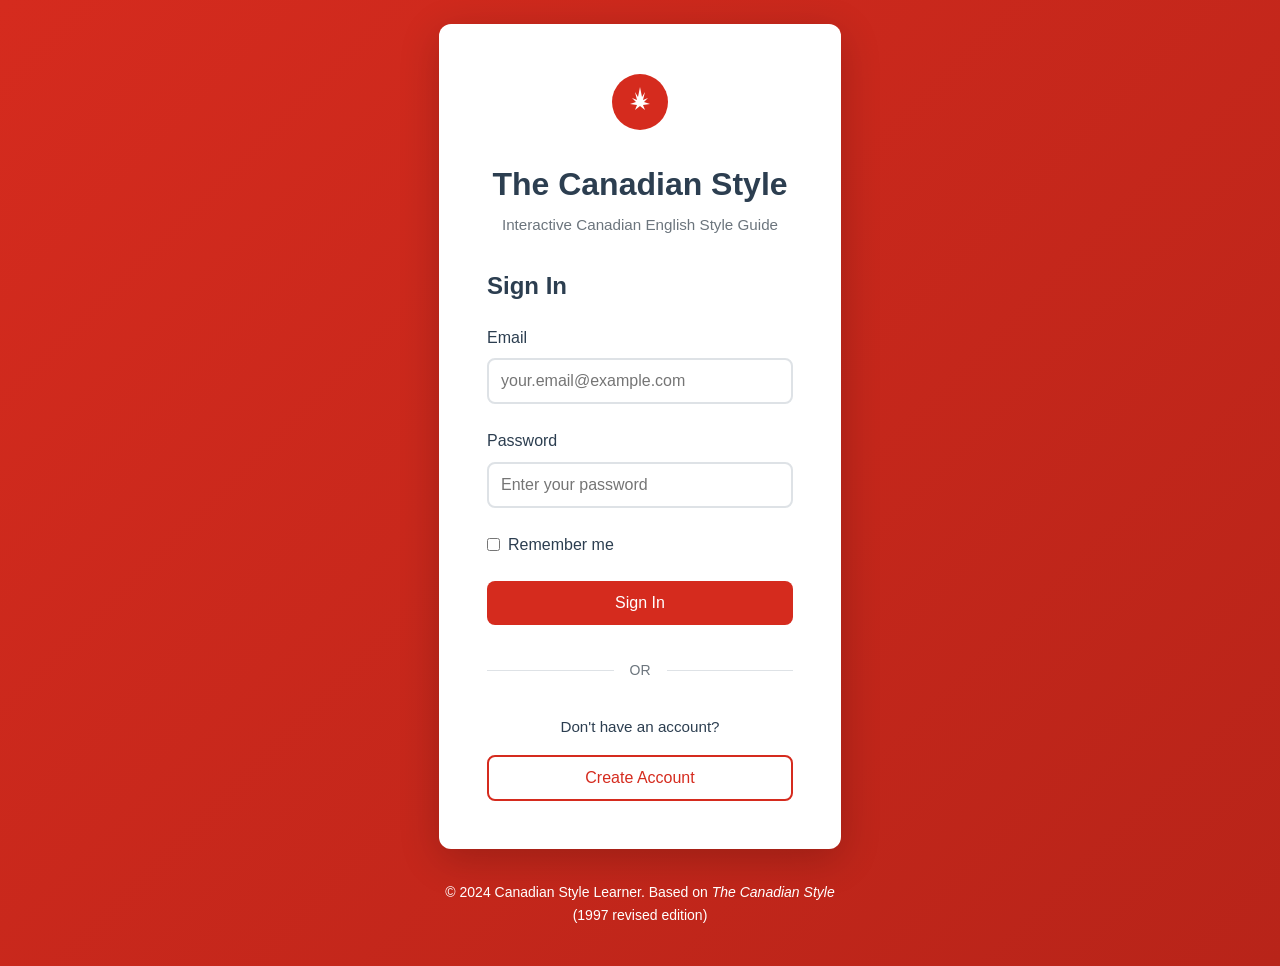
<file: index.html>
<!DOCTYPE html>
<html lang="en">
<head>
    <meta charset="UTF-8">
    <meta name="viewport" content="width=device-width, initial-scale=1.0">
    <title>Canadian Style Learner - Login</title>
    <link rel="stylesheet" href="css/main.css">
</head>
<body class="login-page">
    <div class="login-container">
        <div class="login-card">
            <div class="logo">
                <svg width="60" height="60" viewBox="0 0 60 60">
                    <circle cx="30" cy="30" r="28" fill="#D52B1E"/>
                    <path d="M30 15 L32 25 L35 20 L33 28 L38 26 L34 30 L40 32 L33 33 L35 38 L30 34 L25 38 L27 33 L20 32 L26 30 L22 26 L27 28 L25 20 L28 25 Z" fill="white"/>
                </svg>
            </div>
            
            <h1>The Canadian Style</h1>
            <p class="subtitle">Interactive Canadian English Style Guide</p>
            
            <div class="login-form">
                <h2>Sign In</h2>
                
                <div id="error-message" class="error-message" style="display: none;"></div>
                
                <form id="loginForm">
                    <div class="form-group">
                        <label for="email">Email</label>
                        <input type="email" id="email" name="email" required placeholder="your.email@example.com">
                    </div>
                    
                    <div class="form-group">
                        <label for="password">Password</label>
                        <input type="password" id="password" name="password" required placeholder="Enter your password">
                    </div>
                    
                    <div class="form-group checkbox">
                        <input type="checkbox" id="remember" name="remember">
                        <label for="remember">Remember me</label>
                    </div>
                    
                    <button type="submit" class="btn btn-primary btn-block">Sign In</button>
                </form>
                
                <div class="form-divider">
                    <span>OR</span>
                </div>
                
                <div class="register-section">
                    <p>Don't have an account?</p>
                    <button id="registerBtn" class="btn btn-secondary btn-block">Create Account</button>
                </div>
            </div>
            
            <div class="register-form" style="display: none;">
                <h2>Create Account</h2>
                
                <div id="register-error-message" class="error-message" style="display: none;"></div>
                
                <form id="registerForm">
                    <div class="form-group">
                        <label for="register-name">Full Name</label>
                        <input type="text" id="register-name" name="name" required placeholder="John Doe">
                    </div>
                    
                    <div class="form-group">
                        <label for="register-email">Email</label>
                        <input type="email" id="register-email" name="email" required placeholder="your.email@example.com">
                    </div>
                    
                    <div class="form-group">
                        <label for="register-password">Password</label>
                        <input type="password" id="register-password" name="password" required placeholder="Min. 6 characters">
                    </div>
                    
                    <div class="form-group">
                        <label for="register-password-confirm">Confirm Password</label>
                        <input type="password" id="register-password-confirm" name="password-confirm" required placeholder="Re-enter password">
                    </div>
                    
                    <button type="submit" class="btn btn-primary btn-block">Create Account</button>
                </form>
                
                <div class="form-divider">
                    <span>OR</span>
                </div>
                
                <div class="back-to-login">
                    <p>Already have an account?</p>
                    <button id="backToLoginBtn" class="btn btn-secondary btn-block">Sign In</button>
                </div>
            </div>
        </div>
        
        <footer class="login-footer">
            <p>© 2024 Canadian Style Learner. Based on <em>The Canadian Style</em> (1997 revised edition)</p>
        </footer>
    </div>
    
    <script src="js/auth.js"></script>
</body>
</html>
</file>
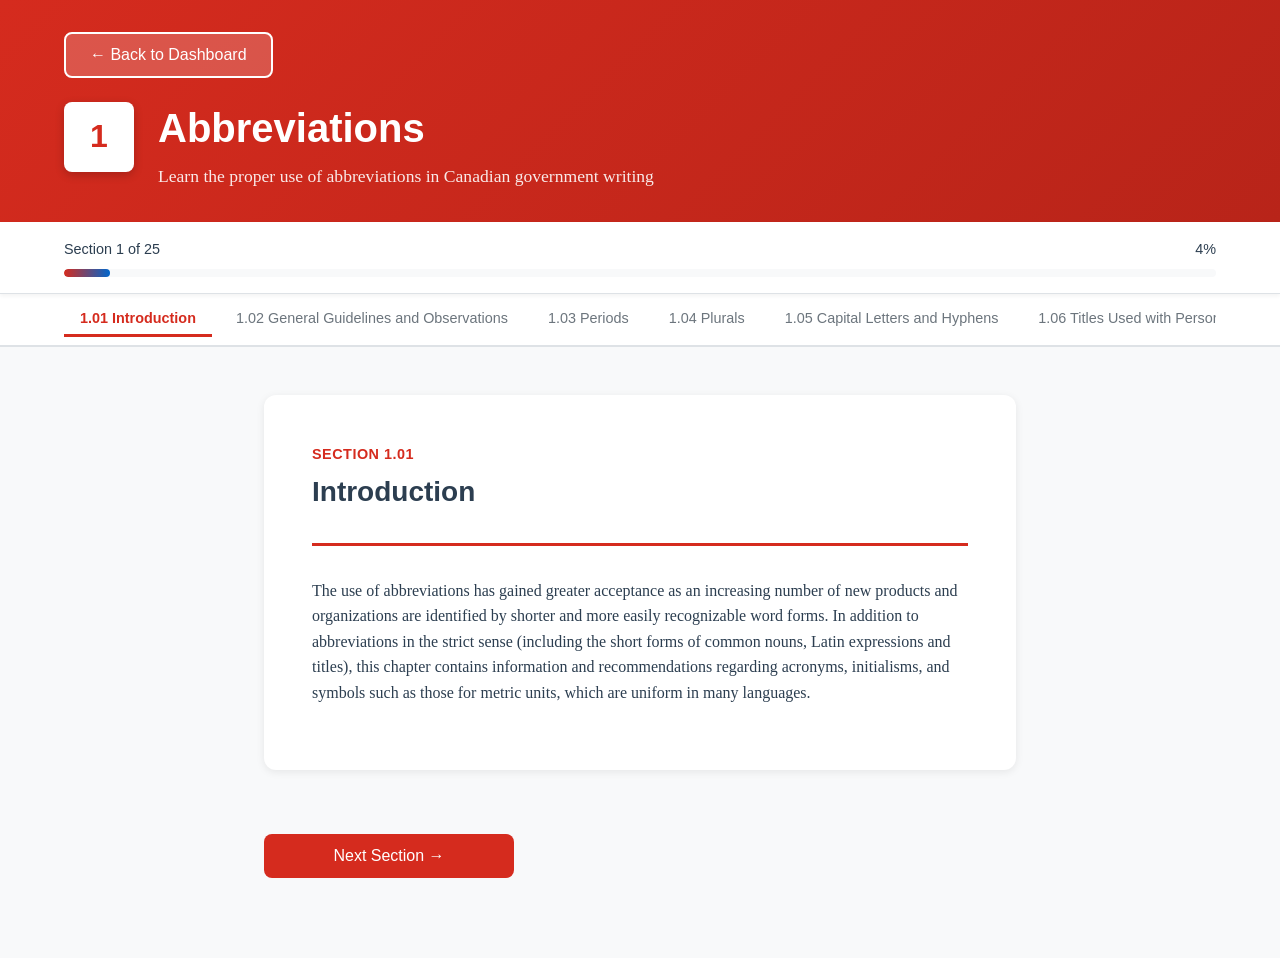
<file: chapter.html>
<!DOCTYPE html>
<html lang="en">
<head>
    <meta charset="UTF-8">
    <meta name="viewport" content="width=device-width, initial-scale=1.0">
    <title>Chapter - Canadian Style Learner</title>
    <link rel="stylesheet" href="css/main.css">
    <link rel="stylesheet" href="css/chapter.css">
</head>
<body class="chapter-page">
    
    <!-- Header -->
    <header class="chapter-header">
        <div class="container">
            <button onclick="window.location.href='dashboard.html'" class="btn btn-secondary btn-back">
                ← Back to Dashboard
            </button>
            <div class="chapter-info">
                <div class="chapter-badge" id="chapterBadge">1</div>
                <div class="chapter-title-area">
                    <h1 id="chapterTitle">Loading...</h1>
                    <p id="chapterDescription"></p>
                </div>
            </div>
        </div>
    </header>

    <!-- Progress Bar -->
    <div class="chapter-progress-bar">
        <div class="container">
            <div class="progress-info">
                <span id="progressText">Section 1 of 17</span>
                <span id="progressPercent">0%</span>
            </div>
            <div class="progress-bar-container">
                <div class="progress-bar" id="chapterProgressBar" style="width: 0%"></div>
            </div>
        </div>
    </div>

    <!-- Navigation Tabs -->
    <nav class="section-nav" id="sectionNav">
        <div class="container">
            <div class="nav-tabs" id="navTabs">
                <!-- Tabs will be loaded here -->
            </div>
        </div>
    </nav>

    <!-- Content Area -->
    <main class="chapter-content">
        <div class="container">
            <article id="contentArea">
                <!-- Content will be loaded here -->
            </article>
            
            <div class="content-navigation">
                <button id="prevBtn" class="btn btn-secondary" style="display: none;">← Previous Section</button>
                <button id="nextBtn" class="btn btn-primary">Next Section →</button>
                <button id="quizBtn" class="btn btn-primary" style="display: none;">Take Quiz →</button>
            </div>
        </div>
    </main>

    <script src="js/auth.js"></script>
    <script src="js/chapter.js"></script>
</body>
</html>
</file>
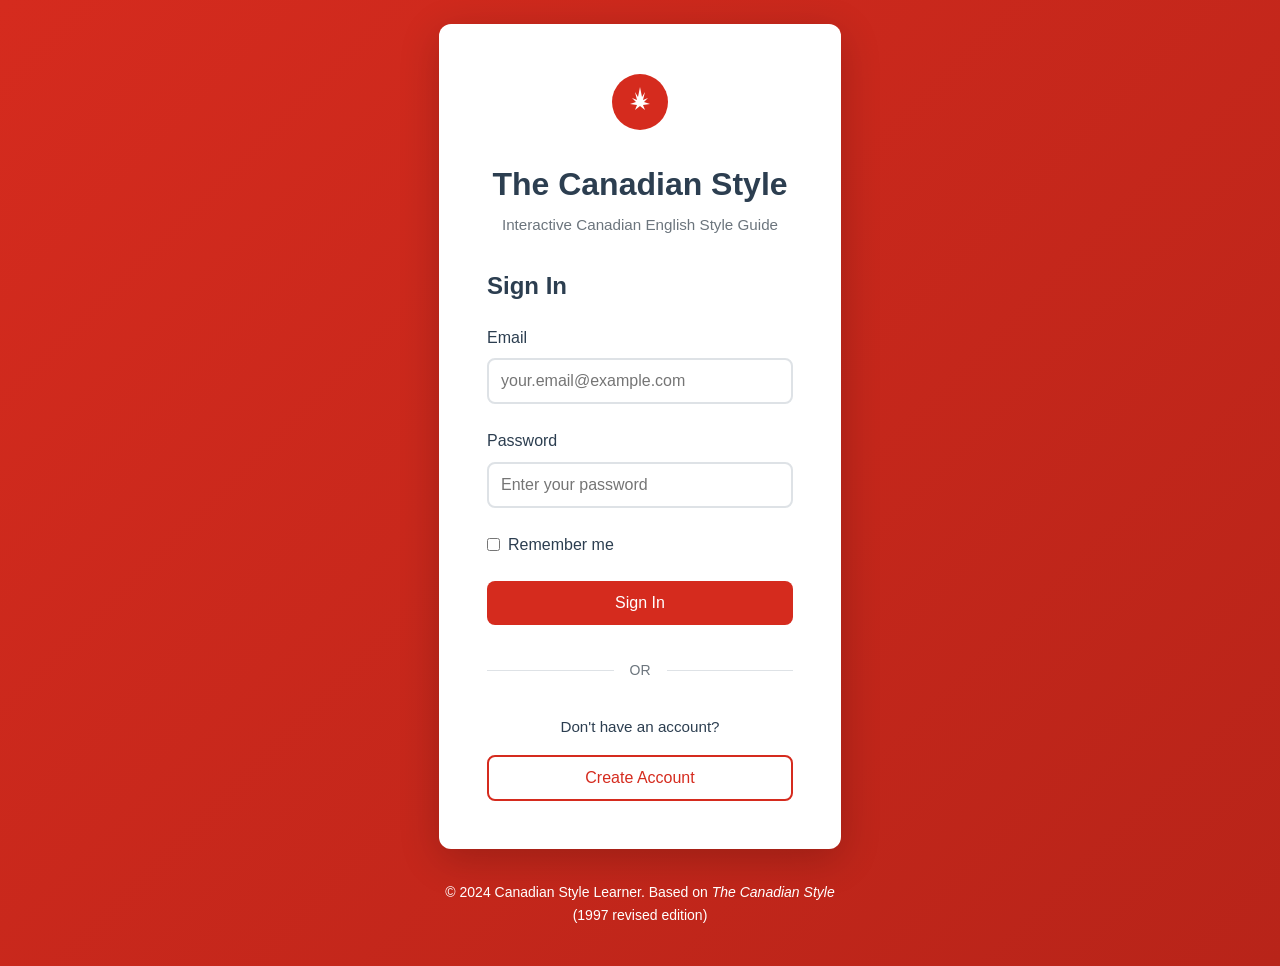
<file: dashboard.html>
<!DOCTYPE html>
<html lang="en">
<head>
    <meta charset="UTF-8">
    <meta name="viewport" content="width=device-width, initial-scale=1.0">
    <title>Dashboard - Canadian Style Learner</title>
    <link rel="stylesheet" href="css/main.css">
</head>
<body class="dashboard">
    
    <!-- Header -->
    <header class="dashboard-header">
        <div class="container">
            <div class="header-left">
                <div class="header-logo">
                    <svg width="50" height="50" viewBox="0 0 60 60">
                        <circle cx="30" cy="30" r="28" fill="white"/>
                        <path d="M30 15 L32 25 L35 20 L33 28 L38 26 L34 30 L40 32 L33 33 L35 38 L30 34 L25 38 L27 33 L20 32 L26 30 L22 26 L27 28 L25 20 L28 25 Z" fill="#D52B1E"/>
                    </svg>
                </div>
                <div class="header-title">
                    <h1>The Canadian Style</h1>
                    <p>Interactive Canadian English Style Guide</p>
                </div>
            </div>
            <div class="header-right">
                <div class="user-info">
                    <div class="user-name" id="userName">Loading...</div>
                    <div class="user-email" id="userEmail"></div>
                </div>
                <button id="logoutBtn" class="btn btn-logout">Sign Out</button>
            </div>
        </div>
    </header>

    <!-- Hero Section -->
    <section class="dashboard-hero">
        <div class="container">
            <div class="hero-content">
                <h2>Master Canadian Writing Standards</h2>
                <p>Learn proper Canadian English conventions through interactive lessons, practical exercises, and comprehensive style guidelines. Based on the official government publication.</p>
                
                <div class="progress-overview">
                    <div class="progress-stat">
                        <span class="stat-number" id="chaptersCompleted">0</span>
                        <span class="stat-label">Chapters Completed</span>
                    </div>
                    <div class="progress-stat">
                        <span class="stat-number" id="sectionsCompleted">0</span>
                        <span class="stat-label">Sections Completed</span>
                    </div>
                    <div class="progress-stat">
                        <span class="stat-number" id="quizzesTaken">0</span>
                        <span class="stat-label">Quizzes Taken</span>
                    </div>
                </div>
                
                <div class="overall-progress">
                    <h3>Overall Progress</h3>
                    <div class="progress-bar-container">
                        <div class="progress-bar" id="overallProgressBar" style="width: 0%">0%</div>
                    </div>
                </div>
            </div>
        </div>
    </section>

    <!-- Modules Section -->
    <section class="modules-section">
        <div class="container">
            <div class="section-header">
                <h2>Learning Modules</h2>
                <div class="filter-tabs">
                    <button class="filter-tab active" data-category="all">All Chapters</button>
                    <button class="filter-tab" data-category="basics">Fundamentals</button>
                    <button class="filter-tab" data-category="typography">Typography</button>
                    <button class="filter-tab" data-category="style">Style & Usage</button>
                </div>
            </div>
            
            <div class="modules-grid" id="modulesGrid">
                <!-- Modules will be loaded here by JavaScript -->
            </div>
        </div>
    </section>

    <script src="js/auth.js"></script>
    <script src="js/dashboard.js"></script>
</body>
</html>
</file>
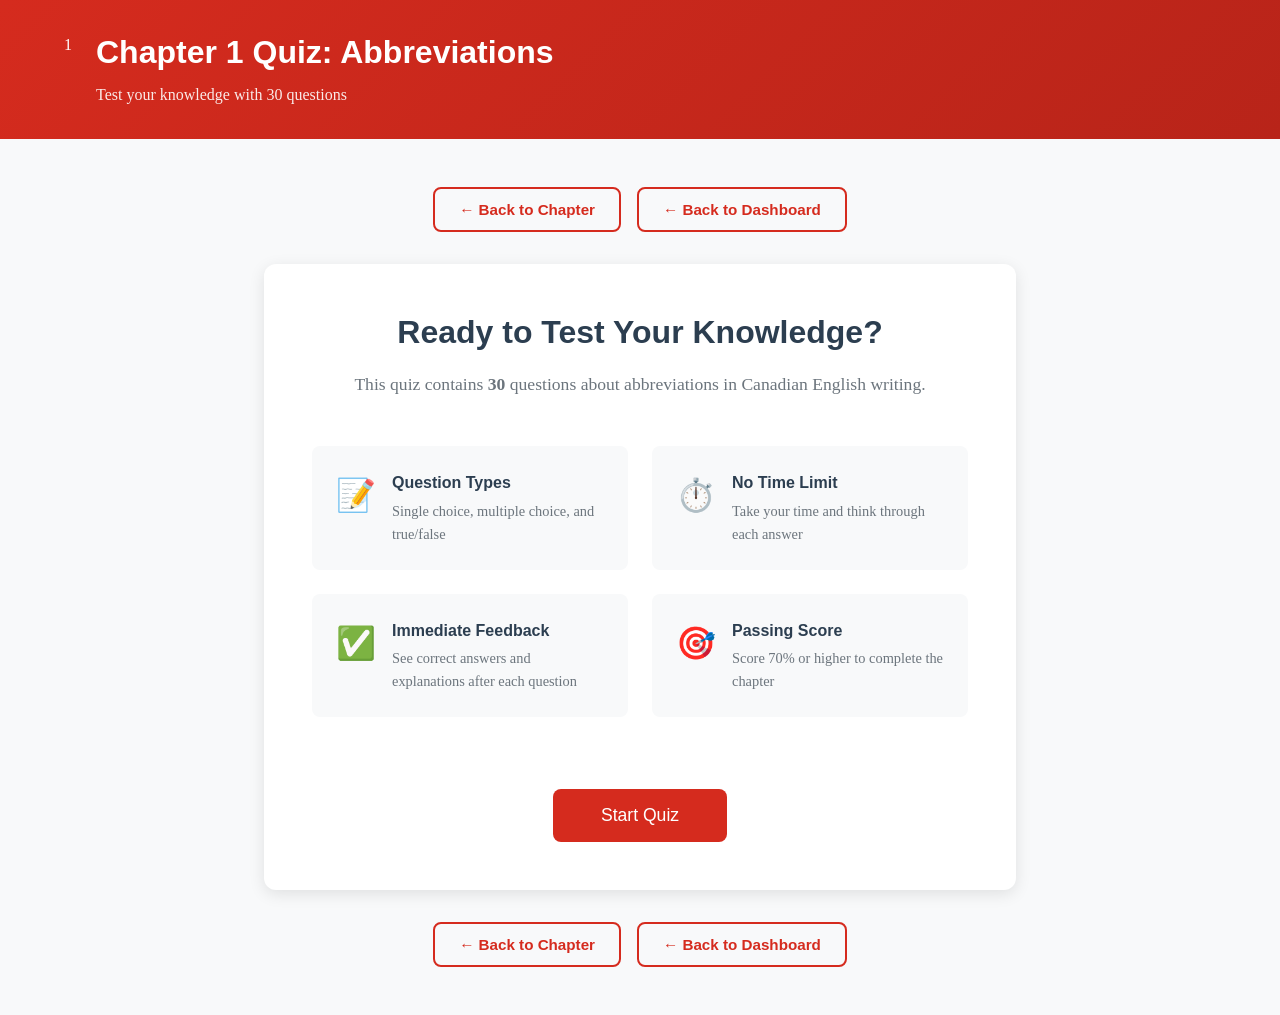
<file: quiz.html>
<!DOCTYPE html>
<html lang="en">
<head>
    <meta charset="UTF-8">
    <meta name="viewport" content="width=device-width, initial-scale=1.0">
    <title>Quiz - Canadian Style Learner</title>
    <link rel="stylesheet" href="css/main.css">
    <link rel="stylesheet" href="css/quiz.css">
</head>
<body class="quiz-page">
    
    <!-- Header -->
    <header class="quiz-header">
        <div class="container">
            <div class="quiz-info">
                <div class="chapter-badge" id="chapterBadge">1</div>
                <div class="quiz-title-area">
                    <h1 id="quizTitle">Chapter 1 Quiz: Abbreviations</h1>
                    <p id="quizDescription">Test your knowledge with 10 questions</p>
                </div>
            </div>
        </div>
    </header>

    <!-- Quiz Container -->
    <main class="quiz-container">
        <div class="container">
            
            <!-- Start Screen -->
            <div id="startScreen" class="quiz-screen">
                <!-- Navigation buttons - Top -->
                <div class="quiz-navigation quiz-navigation-top">
                    <button id="backToChapterBtnTop" class="btn btn-secondary-outline">
                        ← Back to Chapter
                    </button>
                    <button onclick="window.location.href='dashboard.html'" class="btn btn-secondary-outline">
                        ← Back to Dashboard
                    </button>
                </div>
                
                <div class="quiz-card">
                    <div class="quiz-intro">
                        <h2>Ready to Test Your Knowledge?</h2>
                        <p>This quiz contains <strong id="totalQuestions">10</strong> questions about abbreviations in Canadian English writing.</p>
                        
                        <div class="quiz-details">
                            <div class="detail-item">
                                <span class="detail-icon">📝</span>
                                <div>
                                    <strong>Question Types</strong>
                                    <p>Single choice, multiple choice, and true/false</p>
                                </div>
                            </div>
                            <div class="detail-item">
                                <span class="detail-icon">⏱️</span>
                                <div>
                                    <strong>No Time Limit</strong>
                                    <p>Take your time and think through each answer</p>
                                </div>
                            </div>
                            <div class="detail-item">
                                <span class="detail-icon">✅</span>
                                <div>
                                    <strong>Immediate Feedback</strong>
                                    <p>See correct answers and explanations after each question</p>
                                </div>
                            </div>
                            <div class="detail-item">
                                <span class="detail-icon">🎯</span>
                                <div>
                                    <strong>Passing Score</strong>
                                    <p>Score 70% or higher to complete the chapter</p>
                                </div>
                            </div>
                        </div>
                        
                        <button id="startQuizBtn" class="btn btn-primary btn-large">Start Quiz</button>
                    </div>
                </div>
                
                <!-- Navigation buttons - Bottom -->
                <div class="quiz-navigation quiz-navigation-bottom">
                    <button id="backToChapterBtnBottom1" class="btn btn-secondary-outline">
                        ← Back to Chapter
                    </button>
                    <button onclick="window.location.href='dashboard.html'" class="btn btn-secondary-outline">
                        ← Back to Dashboard
                    </button>
                </div>
            </div>
            
            <!-- Question Screen -->
            <div id="questionScreen" class="quiz-screen" style="display: none;">
                <!-- Navigation buttons - Top -->
                <div class="quiz-navigation quiz-navigation-top">
                    <button id="backToChapterBtnTop2" class="btn btn-secondary-outline">
                        ← Back to Chapter
                    </button>
                    <button onclick="window.location.href='dashboard.html'" class="btn btn-secondary-outline">
                        ← Back to Dashboard
                    </button>
                </div>
                
                <div class="quiz-progress">
                    <div class="progress-text">
                        Question <span id="currentQuestionNum">1</span> of <span id="totalQuestionsNum">10</span>
                    </div>
                    <div class="progress-bar-container">
                        <div class="progress-bar" id="quizProgressBar" style="width: 10%"></div>
                    </div>
                </div>
                
                <div class="quiz-card">
                    <div class="question-area" id="questionArea">
                        <!-- Question content will be loaded here -->
                    </div>
                    
                    <div class="feedback-area" id="feedbackArea" style="display: none;">
                        <!-- Feedback will be shown here -->
                    </div>
                    
                    <div class="quiz-actions">
                        <button id="submitAnswerBtn" class="btn btn-primary">Submit Answer</button>
                        <button id="nextQuestionBtn" class="btn btn-primary" style="display: none;">Next Question →</button>
                    </div>
                </div>
                
                <!-- Navigation buttons - Bottom -->
                <div class="quiz-navigation quiz-navigation-bottom">
                    <button id="backToChapterBtnBottom2" class="btn btn-secondary-outline">
                        ← Back to Chapter
                    </button>
                    <button onclick="window.location.href='dashboard.html'" class="btn btn-secondary-outline">
                        ← Back to Dashboard
                    </button>
                </div>
            </div>
            
            <!-- Results Screen -->
            <div id="resultsScreen" class="quiz-screen" style="display: none;">
                <!-- Navigation buttons - Top -->
                <div class="quiz-navigation quiz-navigation-top">
                    <button id="backToChapterBtnTop3" class="btn btn-secondary-outline">
                        ← Back to Chapter
                    </button>
                    <button onclick="window.location.href='dashboard.html'" class="btn btn-secondary-outline">
                        ← Back to Dashboard
                    </button>
                </div>
                
                <div class="quiz-card">
                    <div class="results-content">
                        <div class="results-header">
                            <div class="score-circle" id="scoreCircle">
                                <div class="score-number" id="finalScore">0</div>
                                <div class="score-label">Score</div>
                            </div>
                            <h2 id="resultsTitle">Quiz Complete!</h2>
                            <p id="resultsMessage"></p>
                        </div>
                        
                        <div class="results-stats">
                            <div class="stat-item">
                                <div class="stat-value" id="correctAnswers">0</div>
                                <div class="stat-label">Correct</div>
                            </div>
                            <div class="stat-item">
                                <div class="stat-value" id="incorrectAnswers">0</div>
                                <div class="stat-label">Incorrect</div>
                            </div>
                            <div class="stat-item">
                                <div class="stat-value" id="scorePercent">0%</div>
                                <div class="stat-label">Percentage</div>
                            </div>
                        </div>
                        
                        <div class="results-details" id="resultsDetails">
                            <!-- Question-by-question breakdown will be shown here -->
                        </div>
                        
                        <div class="results-actions">
                            <button id="retakeQuizBtn" class="btn btn-secondary">Retake Quiz</button>
                            <button id="completeChapterBtn" class="btn btn-primary">Complete Chapter →</button>
                        </div>
                    </div>
                </div>
                
                <!-- Navigation buttons - Bottom -->
                <div class="quiz-navigation quiz-navigation-bottom">
                    <button id="backToChapterBtnBottom3" class="btn btn-secondary-outline">
                        ← Back to Chapter
                    </button>
                    <button onclick="window.location.href='dashboard.html'" class="btn btn-secondary-outline">
                        ← Back to Dashboard
                    </button>
                </div>
            </div>
            
        </div>
    </main>

    <script src="js/auth.js"></script>
    <script src="js/quiz.js"></script>
</body>
</html>
</file>
<file: css/main.css>
/* ===================================
   Canadian Style Learner - Main CSS
   Complete Fixed Version
   =================================== */

/* === VARIABLES === */
:root {
    /* Canadian Colors */
    --primary-red: #D52B1E;
    --primary-white: #FFFFFF;
    --secondary-blue: #0066CC;
    --warning-yellow: #FFF3CD;
    --warning-border: #FFE69C;
    --warning-text: #856404;
    
    /* Grays */
    --dark-gray: #2C3E50;
    --medium-gray: #6C757D;
    --light-gray: #F8F9FA;
    --border-gray: #DEE2E6;
    
    /* Status Colors */
    --success-green: #28A745;
    --error-red: #DC3545;
    
    /* Fonts */
    --font-serif: Georgia, 'Times New Roman', serif;
    --font-sans: -apple-system, BlinkMacSystemFont, 'Segoe UI', Roboto, Arial, sans-serif;
    --font-mono: 'Courier New', Monaco, monospace;
    
    /* Spacing */
    --spacing-xs: 0.25rem;
    --spacing-sm: 0.5rem;
    --spacing-md: 1rem;
    --spacing-lg: 1.5rem;
    --spacing-xl: 2rem;
    --spacing-xxl: 3rem;
    
    /* Border Radius */
    --radius-sm: 4px;
    --radius-md: 8px;
    --radius-lg: 12px;
}

/* === RESET === */
* {
    margin: 0;
    padding: 0;
    box-sizing: border-box;
}

/* === BASE STYLES === */
body {
    font-family: var(--font-serif);
    font-size: 16px;
    line-height: 1.6;
    color: var(--dark-gray);
    background-color: var(--light-gray);
}

h1, h2, h3, h4, h5, h6 {
    font-family: var(--font-sans);
    font-weight: 600;
    line-height: 1.3;
    margin-bottom: var(--spacing-md);
}

h1 { font-size: 2.5rem; }
h2 { font-size: 2rem; }
h3 { font-size: 1.5rem; }
h4 { font-size: 1.25rem; }

p { margin-bottom: var(--spacing-md); }

a {
    color: var(--secondary-blue);
    text-decoration: none;
}

a:hover {
    text-decoration: underline;
}

/* === BUTTONS === */
.btn {
    font-family: var(--font-sans);
    font-size: 1rem;
    font-weight: 500;
    padding: 0.75rem 1.5rem;
    border: none;
    border-radius: var(--radius-md);
    cursor: pointer;
    transition: all 0.3s ease;
    display: inline-block;
    text-align: center;
    min-height: 44px;
}

.btn-primary {
    background-color: var(--primary-red);
    color: white;
}

.btn-primary:hover {
    background-color: #B82419;
    transform: translateY(-2px);
    box-shadow: 0 4px 12px rgba(213, 43, 30, 0.3);
}

.btn-secondary {
    background-color: transparent;
    color: var(--primary-red);
    border: 2px solid var(--primary-red);
}

.btn-secondary:hover {
    background-color: var(--primary-red);
    color: white;
}

.btn-block {
    width: 100%;
    display: block;
}

.btn:disabled {
    background-color: var(--medium-gray);
    cursor: not-allowed;
    opacity: 0.6;
}

/* === FORMS === */
.form-group {
    margin-bottom: var(--spacing-lg);
}

label {
    display: block;
    font-family: var(--font-sans);
    font-weight: 500;
    margin-bottom: var(--spacing-sm);
    color: var(--dark-gray);
}

input[type="text"],
input[type="email"],
input[type="password"],
select,
textarea {
    width: 100%;
    padding: 0.75rem;
    font-size: 1rem;
    font-family: var(--font-sans);
    border: 2px solid var(--border-gray);
    border-radius: var(--radius-md);
    transition: border-color 0.3s ease;
}

input:focus,
select:focus,
textarea:focus {
    outline: none;
    border-color: var(--secondary-blue);
}

.form-group.checkbox {
    display: flex;
    align-items: center;
}

.form-group.checkbox input {
    width: auto;
    margin-right: var(--spacing-sm);
}

.form-group.checkbox label {
    margin-bottom: 0;
}

/* === LOGIN PAGE === */
.login-page {
    display: flex;
    justify-content: center;
    align-items: center;
    min-height: 100vh;
    background: linear-gradient(135deg, var(--primary-red) 0%, #B82419 100%);
}

.login-container {
    width: 100%;
    max-width: 450px;
    padding: var(--spacing-lg);
}

.login-card {
    background: white;
    border-radius: var(--radius-lg);
    padding: var(--spacing-xxl);
    box-shadow: 0 10px 40px rgba(0, 0, 0, 0.2);
}

.logo {
    text-align: center;
    margin-bottom: var(--spacing-lg);
}

.login-card h1 {
    text-align: center;
    color: var(--dark-gray);
    margin-bottom: var(--spacing-sm);
    font-size: 2rem;
}

.subtitle {
    text-align: center;
    color: var(--medium-gray);
    font-size: 0.95rem;
    margin-bottom: var(--spacing-xl);
    font-family: var(--font-sans);
}

.login-form h2,
.register-form h2 {
    font-size: 1.5rem;
    margin-bottom: var(--spacing-lg);
    color: var(--dark-gray);
}

.form-divider {
    text-align: center;
    margin: var(--spacing-xl) 0;
    position: relative;
}

.form-divider::before {
    content: '';
    position: absolute;
    top: 50%;
    left: 0;
    right: 0;
    height: 1px;
    background-color: var(--border-gray);
}

.form-divider span {
    background-color: white;
    padding: 0 var(--spacing-md);
    position: relative;
    font-family: var(--font-sans);
    font-size: 0.875rem;
    color: var(--medium-gray);
}

.register-section,
.back-to-login {
    text-align: center;
}

.register-section p,
.back-to-login p {
    font-family: var(--font-sans);
    font-size: 0.95rem;
    margin-bottom: var(--spacing-md);
}

.error-message {
    background-color: #F8D7DA;
    color: var(--error-red);
    padding: var(--spacing-md);
    border-radius: var(--radius-md);
    margin-bottom: var(--spacing-lg);
    font-family: var(--font-sans);
    font-size: 0.9rem;
    border-left: 4px solid var(--error-red);
}

.success-message {
    background-color: #D4EDDA;
    color: var(--success-green);
    padding: var(--spacing-md);
    border-radius: var(--radius-md);
    margin-bottom: var(--spacing-lg);
    font-family: var(--font-sans);
    font-size: 0.9rem;
    border-left: 4px solid var(--success-green);
}

.login-footer {
    text-align: center;
    margin-top: var(--spacing-xl);
    color: white;
    font-size: 0.875rem;
    font-family: var(--font-sans);
}

.login-footer em {
    font-style: italic;
}

/* === DASHBOARD === */
.dashboard {
    min-height: 100vh;
    background-color: var(--light-gray);
}

.dashboard-header {
    background: linear-gradient(135deg, var(--primary-red) 0%, #B82419 100%);
    color: white;
    padding: var(--spacing-xxl) 0;
    box-shadow: 0 2px 10px rgba(0, 0, 0, 0.1);
}

.dashboard-header .container {
    display: flex;
    justify-content: space-between;
    align-items: center;
}

.header-left {
    display: flex;
    align-items: center;
    gap: var(--spacing-lg);
}

.header-logo svg {
    width: 50px;
    height: 50px;
}

.header-title h1 {
    font-size: 1.75rem;
    margin-bottom: var(--spacing-xs);
}

.header-title p {
    font-size: 0.95rem;
    opacity: 0.9;
    margin: 0;
}

.header-right {
    display: flex;
    align-items: center;
    gap: var(--spacing-lg);
}

.user-info {
    text-align: right;
}

.user-info .user-name {
    font-weight: 600;
    font-size: 1rem;
}

.user-info .user-email {
    font-size: 0.85rem;
    opacity: 0.8;
}

.btn-logout {
    background-color: rgba(255, 255, 255, 0.2);
    color: white;
    border: 1px solid white;
    padding: 0.5rem 1.25rem;
}

.btn-logout:hover {
    background-color: white;
    color: var(--primary-red);
}

.dashboard-hero {
    background-color: white;
    padding: var(--spacing-xxl) 0;
    border-bottom: 1px solid var(--border-gray);
}

.hero-content {
    text-align: center;
}

.hero-content h2 {
    font-size: 2rem;
    color: var(--dark-gray);
    margin-bottom: var(--spacing-md);
}

.hero-content p {
    font-size: 1.1rem;
    color: var(--medium-gray);
    max-width: 700px;
    margin: 0 auto var(--spacing-xl);
}

.progress-overview {
    display: flex;
    justify-content: center;
    gap: var(--spacing-xl);
    margin-top: var(--spacing-xl);
}

.progress-stat {
    text-align: center;
}

.stat-number {
    font-family: var(--font-sans);
    font-size: 2.5rem;
    font-weight: 700;
    color: var(--primary-red);
    display: block;
}

.stat-label {
    font-family: var(--font-sans);
    font-size: 0.9rem;
    color: var(--medium-gray);
}

.overall-progress {
    max-width: 600px;
    margin: var(--spacing-xl) auto 0;
}

.overall-progress h3 {
    font-size: 1rem;
    font-family: var(--font-sans);
    margin-bottom: var(--spacing-sm);
    text-align: center;
}

.progress-bar-container {
    background-color: var(--light-gray);
    height: 30px;
    border-radius: 15px;
    overflow: hidden;
    position: relative;
}

.progress-bar {
    background: linear-gradient(90deg, var(--primary-red), var(--secondary-blue));
    height: 100%;
    border-radius: 15px;
    transition: width 0.5s ease;
    display: flex;
    align-items: center;
    justify-content: center;
    color: white;
    font-family: var(--font-sans);
    font-weight: 600;
    font-size: 0.875rem;
}

.container {
    max-width: 1200px;
    margin: 0 auto;
    padding: 0 var(--spacing-lg);
}

/* === MODULE CARDS - COMPLETE FIXED SECTION === */

.modules-section {
    padding: var(--spacing-xxl) 0;
}

.section-header {
    margin-bottom: var(--spacing-xl);
}

.section-header h2 {
    font-size: 1.75rem;
    color: var(--dark-gray);
}

.filter-tabs {
    display: flex;
    gap: var(--spacing-md);
    margin-top: var(--spacing-lg);
    flex-wrap: wrap;
}

.filter-tab {
    font-family: var(--font-sans);
    padding: 0.5rem 1.25rem;
    border: 2px solid var(--border-gray);
    background-color: white;
    border-radius: 20px;
    cursor: pointer;
    transition: all 0.3s ease;
    font-size: 0.95rem;
}

.filter-tab.active {
    background-color: var(--primary-red);
    color: white;
    border-color: var(--primary-red);
}

.filter-tab:hover {
    border-color: var(--primary-red);
}

.modules-grid {
    display: grid;
    grid-template-columns: repeat(auto-fill, minmax(320px, 1fr));
    gap: var(--spacing-xl);
    margin-top: var(--spacing-xl);
}

.module-card {
    background-color: white;
    border-radius: var(--radius-lg);
    padding: var(--spacing-xl);
    box-shadow: 0 2px 8px rgba(0, 0, 0, 0.08);
    transition: all 0.3s ease;
    border: 2px solid transparent;
    display: flex;
    flex-direction: column;
}

.module-card:hover {
    transform: translateY(-4px);
    box-shadow: 0 8px 24px rgba(0, 0, 0, 0.12);
    border-color: var(--primary-red);
}

.module-card.locked {
    opacity: 0.6;
}

.module-number {
    display: flex;
    flex-direction: column;
    align-items: center;
    gap: 0.5rem;
    margin-bottom: var(--spacing-lg);
}

.number-badge {
    background-color: var(--primary-red);
    color: white;
    font-family: var(--font-sans);
    font-weight: 700;
    font-size: 1.5rem;
    width: 60px;
    height: 60px;
    border-radius: var(--radius-md);
    display: flex;
    align-items: center;
    justify-content: center;
    flex-shrink: 0;
    box-shadow: 0 2px 8px rgba(213, 43, 30, 0.2);
}

.category-tag {
    font-family: var(--font-sans);
    font-size: 0.75rem;
    color: var(--medium-gray);
    text-transform: lowercase;
    letter-spacing: 0;
    font-weight: 400;
}

.module-title {
    font-size: 1.5rem;
    color: var(--dark-gray);
    margin-bottom: var(--spacing-sm);
    font-weight: 600;
    text-align: left;
}

.module-description {
    color: var(--medium-gray);
    font-size: 0.95rem;
    margin-bottom: var(--spacing-lg);
    line-height: 1.6;
    flex-grow: 1;
}

.module-meta {
    display: flex;
    gap: var(--spacing-lg);
    margin-bottom: var(--spacing-lg);
    font-family: var(--font-sans);
    font-size: 0.875rem;
    color: var(--medium-gray);
}

.meta-item {
    display: flex;
    align-items: center;
    gap: 0.25rem;
}

.icon {
    font-size: 1rem;
}

.module-progress {
    margin-bottom: var(--spacing-lg);
}

.progress-label {
    font-family: var(--font-sans);
    font-size: 0.875rem;
    margin-bottom: var(--spacing-sm);
    color: var(--dark-gray);
    font-weight: 500;
}

.progress-bar-container {
    background-color: var(--light-gray);
    height: 8px;
    border-radius: 4px;
    overflow: hidden;
}

.progress-bar-fill {
    background-color: var(--primary-red);
    height: 100%;
    transition: width 0.5s ease;
    border-radius: 4px;
}

.module-card.completed .progress-bar-fill {
    background-color: var(--success-green);
}

.completion-badge {
    display: inline-flex;
    align-items: center;
    gap: var(--spacing-sm);
    font-family: var(--font-sans);
    font-size: 0.875rem;
    color: var(--success-green);
    font-weight: 600;
    margin-bottom: var(--spacing-md);
}

.module-actions {
    margin-top: auto;
    padding-top: var(--spacing-md);
}

.module-actions button {
    width: 100%;
    font-family: var(--font-sans);
    font-size: 1rem;
    font-weight: 600;
    padding: 0.875rem 1.5rem;
    border: none;
    border-radius: var(--radius-md);
    cursor: pointer;
    transition: all 0.3s ease;
    text-align: center;
    min-height: 48px;
}

.module-actions .btn-primary {
    background-color: var(--primary-red);
    color: white;
    box-shadow: 0 2px 4px rgba(213, 43, 30, 0.2);
}

.module-actions .btn-primary:hover {
    background-color: #B82419;
    transform: translateY(-2px);
    box-shadow: 0 4px 12px rgba(213, 43, 30, 0.3);
}

.module-actions .btn-secondary {
    background-color: transparent;
    color: var(--primary-red);
    border: 2px solid var(--primary-red);
}

.module-actions .btn-secondary:hover {
    background-color: var(--primary-red);
    color: white;
}

.module-actions button:disabled {
    background-color: var(--medium-gray);
    cursor: not-allowed;
    opacity: 0.6;
    border: none;
}

/* === RESPONSIVE === */
@media (max-width: 768px) {
    .dashboard-header .container {
        flex-direction: column;
        gap: var(--spacing-lg);
        text-align: center;
    }
    
    .header-left {
        flex-direction: column;
    }
    
    .user-info {
        text-align: center;
    }
    
    .progress-overview {
        flex-direction: column;
        gap: var(--spacing-lg);
    }
    
    .modules-grid {
        grid-template-columns: 1fr;
    }
    
    .filter-tabs {
        justify-content: center;
    }
}

@media (max-width: 480px) {
    h1 { font-size: 1.75rem; }
    h2 { font-size: 1.5rem; }
    
    .login-card {
        padding: var(--spacing-xl);
    }
    
    .stat-number {
        font-size: 2rem;
    }
    
    .module-card {
        padding: var(--spacing-lg);
    }
    
    .number-badge {
        width: 50px;
        height: 50px;
        font-size: 1.25rem;
    }
    
    .module-title {
        font-size: 1.25rem;
    }
}
</file>
<file: css/chapter.css>
/* ===================================
   Chapter Page Styles
   FIXED: Chapter badge number visibility
   =================================== */

.chapter-page {
    background-color: var(--light-gray);
}

/* === CHAPTER HEADER === */
.chapter-header {
    background: linear-gradient(135deg, var(--primary-red) 0%, #B82419 100%);
    color: white;
    padding: var(--spacing-xl) 0;
}

.chapter-header .container {
    display: flex;
    flex-direction: column;
    gap: var(--spacing-lg);
}

.btn-back {
    align-self: flex-start;
    background-color: rgba(255, 255, 255, 0.2);
    color: white;
    border-color: white;
}

.btn-back:hover {
    background-color: white;
    color: var(--primary-red);
}

.chapter-info {
    display: flex;
    align-items: flex-start;
    gap: var(--spacing-lg);
}

/* FIXED: Ensure chapter badge number is always visible with explicit colors and shadow */
.chapter-badge {
    background-color: #FFFFFF !important;
    color: #D52B1E !important;
    font-family: var(--font-sans);
    font-weight: 700;
    font-size: 2rem;
    width: 70px;
    height: 70px;
    border-radius: var(--radius-md);
    display: flex;
    align-items: center;
    justify-content: center;
    flex-shrink: 0;
    box-shadow: 0 3px 10px rgba(0, 0, 0, 0.2);
    border: 2px solid rgba(255, 255, 255, 0.3);
}

/* Additional specificity to ensure the number is visible */
#chapterBadge {
    background-color: #FFFFFF !important;
    color: #D52B1E !important;
}

.chapter-title-area h1 {
    font-size: 2.5rem;
    margin-bottom: var(--spacing-sm);
    color: white;
}

.chapter-title-area p {
    font-size: 1.1rem;
    opacity: 0.9;
    margin: 0;
}

/* === PROGRESS BAR === */
.chapter-progress-bar {
    background-color: white;
    padding: var(--spacing-md) 0;
    border-bottom: 1px solid var(--border-gray);
    position: sticky;
    top: 0;
    z-index: 100;
    box-shadow: 0 2px 4px rgba(0, 0, 0, 0.05);
}

.progress-info {
    display: flex;
    justify-content: space-between;
    font-family: var(--font-sans);
    font-size: 0.9rem;
    margin-bottom: var(--spacing-sm);
    color: var(--dark-gray);
}

/* === SECTION NAVIGATION === */
.section-nav {
    background-color: white;
    border-bottom: 2px solid var(--border-gray);
    position: sticky;
    top: 72px;
    z-index: 99;
}

.nav-tabs {
    display: flex;
    gap: var(--spacing-sm);
    overflow-x: auto;
    padding: var(--spacing-sm) 0;
    scrollbar-width: thin;
}

.nav-tabs::-webkit-scrollbar {
    height: 4px;
}

.nav-tabs::-webkit-scrollbar-thumb {
    background-color: var(--border-gray);
    border-radius: 2px;
}

.nav-tab {
    font-family: var(--font-sans);
    padding: var(--spacing-sm) var(--spacing-md);
    background-color: transparent;
    border: none;
    border-bottom: 3px solid transparent;
    cursor: pointer;
    white-space: nowrap;
    color: var(--medium-gray);
    font-size: 0.9rem;
    transition: all 0.3s ease;
}

.nav-tab:hover {
    color: var(--dark-gray);
    background-color: var(--light-gray);
}

.nav-tab.active {
    color: var(--primary-red);
    border-bottom-color: var(--primary-red);
    font-weight: 600;
}

.nav-tab.completed::after {
    content: ' ✓';
    color: var(--success-green);
}

/* === CONTENT AREA === */
.chapter-content {
    padding: var(--spacing-xxl) 0;
}

.chapter-content .container {
    max-width: 800px;
}

#contentArea {
    background-color: white;
    padding: var(--spacing-xxl);
    border-radius: var(--radius-lg);
    box-shadow: 0 2px 8px rgba(0, 0, 0, 0.08);
    margin-bottom: var(--spacing-xl);
}

/* === SECTION CONTENT === */
.section-header {
    border-bottom: 3px solid var(--primary-red);
    padding-bottom: var(--spacing-md);
    margin-bottom: var(--spacing-xl);
}

.section-number {
    font-family: var(--font-sans);
    color: var(--primary-red);
    font-weight: 600;
    font-size: 0.9rem;
    text-transform: uppercase;
    letter-spacing: 0.5px;
}

.section-title {
    font-size: 2rem;
    color: var(--dark-gray);
    margin-top: var(--spacing-sm);
}

/* === KEY PRINCIPLE BOX === */
.key-principle {
    background: linear-gradient(135deg, var(--secondary-blue), #0052A3);
    color: white;
    padding: var(--spacing-xl);
    border-radius: var(--radius-md);
    margin: var(--spacing-xl) 0;
    border-left: 5px solid #003D7A;
}

.key-principle h4 {
    font-family: var(--font-sans);
    font-size: 1.1rem;
    margin-bottom: var(--spacing-md);
    display: flex;
    align-items: center;
    gap: var(--spacing-sm);
}

.key-principle h4::before {
    content: '💡';
    font-size: 1.5rem;
}

.key-principle p {
    margin: 0;
    line-height: 1.7;
}

.key-principle ul {
    margin: var(--spacing-md) 0 0 var(--spacing-lg);
}

.key-principle li {
    margin-bottom: var(--spacing-sm);
}

/* === WARNING BOX === */
.warning-box {
    background-color: var(--warning-yellow);
    border: 1px solid var(--warning-border);
    border-left: 5px solid var(--warning-text);
    padding: var(--spacing-xl);
    border-radius: var(--radius-md);
    margin: var(--spacing-xl) 0;
}

.warning-box h4 {
    font-family: var(--font-sans);
    color: var(--warning-text);
    font-size: 1.1rem;
    margin-bottom: var(--spacing-md);
    display: flex;
    align-items: center;
    gap: var(--spacing-sm);
}

.warning-box h4::before {
    content: '⚠️';
    font-size: 1.5rem;
}

.warning-box ul {
    margin: var(--spacing-md) 0 0 var(--spacing-lg);
    color: var(--dark-gray);
}

.warning-box li {
    margin-bottom: var(--spacing-sm);
}

/* === INFO BOX === */
.info-box {
    background-color: #E3F2FD;
    border-left: 5px solid var(--secondary-blue);
    padding: var(--spacing-xl);
    border-radius: var(--radius-md);
    margin: var(--spacing-xl) 0;
}

.info-box h4 {
    font-family: var(--font-sans);
    color: var(--secondary-blue);
    font-size: 1.1rem;
    margin-bottom: var(--spacing-md);
    font-weight: 600;
}

.info-box p {
    margin: var(--spacing-md) 0;
    line-height: 1.7;
    color: var(--dark-gray);
}

.info-box ul {
    margin: var(--spacing-md) 0 0 var(--spacing-lg);
    color: var(--dark-gray);
}

.info-box li {
    margin-bottom: var(--spacing-sm);
}

/* === EXAMPLE BOX === */
.example-box {
    background-color: #F8F9FA;
    border-left: 4px solid var(--medium-gray);
    padding: var(--spacing-lg);
    margin: var(--spacing-lg) 0;
    border-radius: var(--radius-sm);
    font-family: var(--font-mono);
    font-size: 0.9rem;
}

.example-correct {
    border-left-color: var(--success-green);
}

.example-incorrect {
    border-left-color: var(--error-red);
}

.example-label {
    font-family: var(--font-sans);
    font-weight: 600;
    font-size: 0.8rem;
    text-transform: uppercase;
    margin-bottom: var(--spacing-sm);
    color: var(--medium-gray);
}

.example-correct .example-label {
    color: var(--success-green);
}

.example-incorrect .example-label {
    color: var(--error-red);
}

/* === LISTS === */
#contentArea ul,
#contentArea ol {
    margin: var(--spacing-lg) 0;
    padding-left: var(--spacing-xl);
}

#contentArea li {
    margin-bottom: var(--spacing-md);
    line-height: 1.8;
}

#contentArea ul li::marker {
    color: var(--primary-red);
}

#contentArea li.example-list-item {
    list-style: none;
    margin-left: calc(-1 * var(--spacing-xl));
}

/* === TABLES === */
#contentArea table {
    width: 100%;
    border-collapse: collapse;
    margin: var(--spacing-xl) 0;
}

#contentArea th,
#contentArea td {
    padding: var(--spacing-md);
    text-align: left;
    border-bottom: 1px solid var(--border-gray);
}

#contentArea th {
    background-color: var(--light-gray);
    font-family: var(--font-sans);
    font-weight: 600;
    color: var(--dark-gray);
}

#contentArea tr:hover {
    background-color: var(--light-gray);
}

/* === CONTENT NAVIGATION === */
.content-navigation {
    display: flex;
    justify-content: space-between;
    gap: var(--spacing-md);
    padding: var(--spacing-xl) 0;
}

.content-navigation .btn {
    flex: 1;
    max-width: 250px;
}

/* === RESPONSIVE === */
@media (max-width: 768px) {
    .chapter-title-area h1 {
        font-size: 1.75rem;
    }
    
    .chapter-badge {
        width: 50px;
        height: 50px;
        font-size: 1.5rem;
    }
    
    #contentArea {
        padding: var(--spacing-xl);
    }
    
    .section-title {
        font-size: 1.5rem;
    }
    
    .content-navigation {
        flex-direction: column;
    }
    
    .content-navigation .btn {
        max-width: 100%;
    }
    
    .section-nav {
        top: 60px;
    }
}

@media (max-width: 480px) {
    #contentArea {
        padding: var(--spacing-lg);
    }
    
    .key-principle,
    .warning-box {
        padding: var(--spacing-lg);
    }
}

/* Comparison Table (British vs American) */
.comparison-section {
    margin: var(--spacing-xl) 0;
}

.comparison-table {
    width: 100%;
    border-collapse: collapse;
    margin-top: var(--spacing-md);
    box-shadow: 0 2px 8px rgba(0, 0, 0, 0.08);
}

.comparison-table thead {
    background-color: var(--primary-red);
    color: white;
}

.comparison-table th {
    padding: var(--spacing-md);
    text-align: left;
    font-weight: 600;
    font-size: 0.95rem;
}

.comparison-table td {
    padding: var(--spacing-md);
    border-bottom: 1px solid var(--border-gray);
    vertical-align: top;
}

.comparison-table tr:hover {
    background-color: var(--light-gray);
}

.pattern-note {
    background-color: #FFF8E1;
    font-style: italic;
    color: var(--dark-gray);
}

/* Recommended Spellings Box */
.recommended-box {
    background-color: #E8F5E9;
    border-left: 5px solid #4CAF50;
    padding: var(--spacing-xl);
    border-radius: var(--radius-md);
    margin: var(--spacing-xl) 0;
}

.recommended-box h4 {
    color: #2E7D32;
    margin-bottom: var(--spacing-md);
    font-size: 1.1rem;
}

.recommended-box ul {
    margin: var(--spacing-md) 0 0 var(--spacing-lg);
}

.recommended-box li {
    margin-bottom: var(--spacing-sm);
    color: var(--dark-gray);
}

/* Words Grid (Misspelled Words) */
.words-list {
    margin: var(--spacing-xl) 0;
}

.words-grid {
    display: grid;
    grid-template-columns: repeat(auto-fill, minmax(200px, 1fr));
    gap: var(--spacing-sm);
    margin-top: var(--spacing-md);
}

.word-item {
    padding: var(--spacing-sm) var(--spacing-md);
    background-color: var(--light-gray);
    border-radius: var(--radius-sm);
    font-family: var(--font-mono);
    font-size: 0.9rem;
    text-align: center;
    transition: all 0.2s ease;
}

.word-item:hover {
    background-color: #E3F2FD;
    transform: translateY(-2px);
    box-shadow: 0 2px 4px rgba(0, 0, 0, 0.1);
}

/* Homonyms Table */
.homonyms-section {
    margin: var(--spacing-xl) 0;
}

.homonyms-table {
    width: 100%;
    border-collapse: collapse;
    margin-top: var(--spacing-md);
    box-shadow: 0 2px 8px rgba(0, 0, 0, 0.08);
}

.homonyms-table thead {
    background-color: var(--secondary-blue);
    color: white;
}

.homonyms-table th {
    padding: var(--spacing-md);
    text-align: left;
    font-weight: 600;
    font-size: 0.9rem;
}

.homonyms-table td {
    padding: var(--spacing-md);
    border-bottom: 1px solid var(--border-gray);
}

.homonyms-table tr:nth-child(even) {
    background-color: #F8F9FA;
}

.homonyms-table tr:hover {
    background-color: #E3F2FD;
}

/* Plural Forms Table */
.plural-forms-section {
    margin: var(--spacing-xl) 0;
}

.plural-table {
    width: 100%;
    max-width: 600px;
    border-collapse: collapse;
    margin-top: var(--spacing-md);
    box-shadow: 0 2px 8px rgba(0, 0, 0, 0.08);
}

.plural-table thead {
    background-color: #5C6BC0;
    color: white;
}

.plural-table th {
    padding: var(--spacing-md);
    text-align: left;
    font-weight: 600;
}

.plural-table td {
    padding: var(--spacing-md);
    border-bottom: 1px solid var(--border-gray);
}

.plural-table tr:nth-child(even) {
    background-color: #F8F9FA;
}

.plural-table tr:hover {
    background-color: #E8EAF6;
}

/* Units Table */
.units-section {
    margin: var(--spacing-xl) 0;
}

.units-table {
    width: 100%;
    max-width: 600px;
    border-collapse: collapse;
    margin-top: var(--spacing-md);
    box-shadow: 0 2px 8px rgba(0, 0, 0, 0.08);
}

.units-table thead {
    background-color: var(--secondary-blue);
    color: white;
}

.units-table th {
    padding: var(--spacing-md);
    text-align: left;
    font-weight: 600;
}

.units-table td {
    padding: var(--spacing-md);
    border-bottom: 1px solid var(--border-gray);
}

.units-table tr:nth-child(even) {
    background-color: #F8F9FA;
}

.units-table tr:hover {
    background-color: #E8EAF6;
}

/* Symbols Table */
.symbols-section {
    margin: var(--spacing-xl) 0;
}

.symbols-table {
    width: 100%;
    border-collapse: collapse;
    margin-top: var(--spacing-md);
    box-shadow: 0 2px 8px rgba(0, 0, 0, 0.08);
}

.symbols-table thead {
    background-color: var(--secondary-blue);
    color: white;
}

.symbols-table th {
    padding: var(--spacing-md);
    text-align: left;
    font-weight: 600;
}

.symbols-table td {
    padding: var(--spacing-md);
    border-bottom: 1px solid var(--border-gray);
}

.symbols-table tr:nth-child(even) {
    background-color: #F8F9FA;
}

.symbols-table tr:hover {
    background-color: #E8EAF6;
}

/* Special Cases Section */
.special-cases-section {
    margin: var(--spacing-xl) 0;
}

.special-cases-section h4 {
    color: var(--dark-gray);
    margin-bottom: var(--spacing-md);
}

.generic-use-section,
.generic-parts-section,
.proper-nouns-section,
.chemical-elements-section,
.chemical-symbols-section,
.medical-conditions-section,
.infectious-organisms-section,
.drug-names-section,
.special-case-section,
.trade-names-section,
.high-tech-products-section,
.generic-usage-section,
.prefixes-section,
.prepositions-section,
.short-titles-section,
.ancient-manuscripts-section,
.hyphenated-compounds-section {
    margin: 20px 0;
    padding: 15px;
    background-color: #f8f9fa;
    border-left: 4px solid #dc3545;
    border-radius: 4px;
}

.capitalized-examples,
.lowercase-examples {
    margin: 15px 0;
}

.reference-note {
    font-style: italic;
    color: #6c757d;
    border-left: 3px solid #ffc107;
    padding-left: 15px;
    margin: 15px 0;
}
</file>
<file: css/quiz.css>
/* ===================================
   Quiz Page Styles
   =================================== */

.quiz-page {
    background-color: var(--light-gray);
    min-height: 100vh;
}

/* === QUIZ HEADER === */
.quiz-header {
    background: linear-gradient(135deg, var(--primary-red) 0%, #B82419 100%);
    color: white;
    padding: var(--spacing-xl) 0;
}

.quiz-info {
    display: flex;
    align-items: flex-start;
    gap: var(--spacing-lg);
}

.quiz-title-area h1 {
    font-size: 2rem;
    margin-bottom: var(--spacing-sm);
    color: white;
}

.quiz-title-area p {
    font-size: 1rem;
    opacity: 0.9;
    margin: 0;
}

/* === QUIZ NAVIGATION BUTTONS === */
.quiz-navigation {
    display: flex;
    gap: var(--spacing-md);
    justify-content: center;
    flex-wrap: wrap;
}

.quiz-navigation-top {
    margin-bottom: var(--spacing-xl);
}

.quiz-navigation-bottom {
    margin-top: var(--spacing-xl);
}

.btn-secondary-outline {
    background-color: transparent;
    color: var(--primary-red);
    border: 2px solid var(--primary-red);
    padding: 0.75rem 1.5rem;
    font-family: var(--font-sans);
    font-size: 0.95rem;
    font-weight: 600;
    border-radius: var(--radius-md);
    cursor: pointer;
    transition: all 0.3s ease;
}

.btn-secondary-outline:hover {
    background-color: var(--primary-red);
    color: white;
    transform: translateY(-2px);
    box-shadow: 0 4px 12px rgba(213, 43, 30, 0.3);
}

.btn-secondary-outline:active {
    transform: translateY(0);
}

/* === QUIZ CONTAINER === */
.quiz-container {
    padding: var(--spacing-xxl) 0;
}

.quiz-container .container {
    max-width: 800px;
}

.quiz-screen {
    animation: fadeIn 0.3s ease;
}

@keyframes fadeIn {
    from { opacity: 0; transform: translateY(10px); }
    to { opacity: 1; transform: translateY(0); }
}

.quiz-card {
    background-color: white;
    border-radius: var(--radius-lg);
    padding: var(--spacing-xxl);
    box-shadow: 0 4px 16px rgba(0, 0, 0, 0.1);
}

/* === START SCREEN === */
.quiz-intro {
    text-align: center;
}

.quiz-intro h2 {
    font-size: 2rem;
    color: var(--dark-gray);
    margin-bottom: var(--spacing-md);
}

.quiz-intro p {
    font-size: 1.1rem;
    color: var(--medium-gray);
    margin-bottom: var(--spacing-xl);
}

.quiz-details {
    display: grid;
    grid-template-columns: 1fr 1fr;
    gap: var(--spacing-lg);
    margin: var(--spacing-xxl) 0;
    text-align: left;
}

.detail-item {
    display: flex;
    gap: var(--spacing-md);
    padding: var(--spacing-lg);
    background-color: var(--light-gray);
    border-radius: var(--radius-md);
}

.detail-icon {
    font-size: 2rem;
    flex-shrink: 0;
}

.detail-item strong {
    font-family: var(--font-sans);
    color: var(--dark-gray);
    display: block;
    margin-bottom: var(--spacing-xs);
}

.detail-item p {
    font-size: 0.9rem;
    color: var(--medium-gray);
    margin: 0;
}

.btn-large {
    padding: 1rem 3rem;
    font-size: 1.1rem;
    margin-top: var(--spacing-lg);
}

/* === QUIZ PROGRESS === */
.quiz-progress {
    background-color: white;
    padding: var(--spacing-lg);
    border-radius: var(--radius-md);
    margin-bottom: var(--spacing-xl);
    box-shadow: 0 2px 8px rgba(0, 0, 0, 0.08);
}

.progress-text {
    font-family: var(--font-sans);
    font-size: 0.95rem;
    color: var(--dark-gray);
    margin-bottom: var(--spacing-sm);
    font-weight: 600;
}

/* === QUESTION AREA === */
.question-area {
    margin-bottom: var(--spacing-xl);
}

.question-text {
    font-size: 1.25rem;
    color: var(--dark-gray);
    margin-bottom: var(--spacing-xl);
    line-height: 1.6;
    font-weight: 500;
}

.question-type-badge {
    display: inline-block;
    font-family: var(--font-sans);
    font-size: 0.75rem;
    text-transform: uppercase;
    letter-spacing: 0.5px;
    padding: 0.25rem 0.75rem;
    background-color: var(--secondary-blue);
    color: white;
    border-radius: 12px;
    margin-bottom: var(--spacing-lg);
}

/* === ANSWER OPTIONS === */
.answer-options {
    display: flex;
    flex-direction: column;
    gap: var(--spacing-md);
}

.answer-option {
    background-color: var(--light-gray);
    border: 2px solid transparent;
    border-radius: var(--radius-md);
    padding: var(--spacing-lg);
    cursor: pointer;
    transition: all 0.3s ease;
    font-family: var(--font-sans);
    font-size: 1rem;
    text-align: left;
    display: flex;
    align-items: center;
    gap: var(--spacing-md);
}

.answer-option:hover {
    background-color: #E9ECEF;
    border-color: var(--secondary-blue);
}

.answer-option.selected {
    background-color: #E3F2FD;
    border-color: var(--secondary-blue);
}

.answer-option.disabled {
    cursor: not-allowed;
    opacity: 0.6;
}

.answer-option.correct {
    background-color: #D4EDDA;
    border-color: var(--success-green);
}

.answer-option.incorrect {
    background-color: #F8D7DA;
    border-color: var(--error-red);
}

.option-letter {
    width: 36px;
    height: 36px;
    border-radius: 50%;
    background-color: white;
    color: var(--dark-gray);
    display: flex;
    align-items: center;
    justify-content: center;
    font-weight: 700;
    flex-shrink: 0;
}

.answer-option.selected .option-letter {
    background-color: var(--secondary-blue);
    color: white;
}

.answer-option.correct .option-letter {
    background-color: var(--success-green);
    color: white;
}

.answer-option.incorrect .option-letter {
    background-color: var(--error-red);
    color: white;
}

.option-text {
    flex: 1;
}

/* Checkbox for multiple select */
.answer-option input[type="checkbox"] {
    width: 20px;
    height: 20px;
    margin: 0;
}

/* === FEEDBACK AREA === */
.feedback-area {
    margin-top: var(--spacing-xl);
    padding: var(--spacing-xl);
    border-radius: var(--radius-md);
    animation: slideDown 0.3s ease;
}

@keyframes slideDown {
    from { opacity: 0; transform: translateY(-10px); }
    to { opacity: 1; transform: translateY(0); }
}

.feedback-area.correct {
    background-color: #D4EDDA;
    border-left: 5px solid var(--success-green);
}

.feedback-area.incorrect {
    background-color: #F8D7DA;
    border-left: 5px solid var(--error-red);
}

.feedback-header {
    display: flex;
    align-items: center;
    gap: var(--spacing-md);
    margin-bottom: var(--spacing-md);
}

.feedback-icon {
    font-size: 2rem;
}

.feedback-title {
    font-family: var(--font-sans);
    font-size: 1.25rem;
    font-weight: 700;
    margin: 0;
}

.feedback-area.correct .feedback-title {
    color: var(--success-green);
}

.feedback-area.incorrect .feedback-title {
    color: var(--error-red);
}

.feedback-explanation {
    color: var(--dark-gray);
    line-height: 1.6;
    margin: 0;
}

.correct-answer-label {
    font-weight: 600;
    margin-top: var(--spacing-md);
    color: var(--success-green);
}

/* === QUIZ ACTIONS === */
.quiz-actions {
    display: flex;
    gap: var(--spacing-md);
    justify-content: center;
    margin-top: var(--spacing-xl);
}

/* === RESULTS SCREEN === */
.results-content {
    text-align: center;
}

.results-header {
    margin-bottom: var(--spacing-xxl);
}

.score-circle {
    width: 150px;
    height: 150px;
    border-radius: 50%;
    background: linear-gradient(135deg, var(--primary-red), #B82419);
    color: white;
    display: flex;
    flex-direction: column;
    align-items: center;
    justify-content: center;
    margin: 0 auto var(--spacing-xl);
    box-shadow: 0 8px 24px rgba(213, 43, 30, 0.3);
}

.score-circle.pass {
    background: linear-gradient(135deg, var(--success-green), #1E7E34);
}

.score-number {
    font-family: var(--font-sans);
    font-size: 3rem;
    font-weight: 700;
    line-height: 1;
}

.score-label {
    font-size: 0.9rem;
    text-transform: uppercase;
    letter-spacing: 1px;
    opacity: 0.9;
}

.results-header h2 {
    font-size: 2rem;
    color: var(--dark-gray);
    margin-bottom: var(--spacing-sm);
}

.results-header p {
    font-size: 1.1rem;
    color: var(--medium-gray);
}

.results-stats {
    display: grid;
    grid-template-columns: repeat(3, 1fr);
    gap: var(--spacing-lg);
    margin-bottom: var(--spacing-xxl);
    padding: var(--spacing-xl);
    background-color: var(--light-gray);
    border-radius: var(--radius-md);
}

.stat-item {
    text-align: center;
}

.stat-value {
    font-family: var(--font-sans);
    font-size: 2rem;
    font-weight: 700;
    color: var(--primary-red);
}

.stat-label {
    font-size: 0.9rem;
    color: var(--medium-gray);
    text-transform: uppercase;
    letter-spacing: 0.5px;
}

/* === RESULTS DETAILS === */
.results-details {
    text-align: left;
    margin-bottom: var(--spacing-xxl);
}

.results-details h3 {
    font-size: 1.25rem;
    margin-bottom: var(--spacing-lg);
    color: var(--dark-gray);
}

.result-item {
    padding: var(--spacing-lg);
    background-color: var(--light-gray);
    border-radius: var(--radius-md);
    margin-bottom: var(--spacing-md);
    border-left: 4px solid var(--medium-gray);
}

.result-item.correct {
    border-left-color: var(--success-green);
}

.result-item.incorrect {
    border-left-color: var(--error-red);
}

.result-question {
    font-weight: 600;
    margin-bottom: var(--spacing-sm);
    color: var(--dark-gray);
}

.result-status {
    display: inline-block;
    font-family: var(--font-sans);
    font-size: 0.85rem;
    padding: 0.25rem 0.75rem;
    border-radius: 12px;
    margin-bottom: var(--spacing-sm);
}

.result-status.correct {
    background-color: #D4EDDA;
    color: var(--success-green);
}

.result-status.incorrect {
    background-color: #F8D7DA;
    color: var(--error-red);
}

.result-answer {
    font-size: 0.9rem;
    color: var(--medium-gray);
}

/* === RESULTS ACTIONS === */
.results-actions {
    display: flex;
    flex-direction: column;
    gap: var(--spacing-md);
    max-width: 400px;
    margin: 0 auto;
}

/* === RESPONSIVE === */
@media (max-width: 768px) {
    .quiz-card {
        padding: var(--spacing-xl);
    }
    
    .quiz-details {
        grid-template-columns: 1fr;
    }
    
    .quiz-intro h2 {
        font-size: 1.5rem;
    }
    
    .question-text {
        font-size: 1.1rem;
    }
    
    .results-stats {
        grid-template-columns: 1fr;
    }
    
    .quiz-actions {
        flex-direction: column;
    }
    
    .quiz-actions .btn {
        width: 100%;
    }
    
    .quiz-navigation {
        flex-direction: column;
    }
    
    .quiz-navigation .btn {
        width: 100%;
    }
}

@media (max-width: 480px) {
    .quiz-card {
        padding: var(--spacing-lg);
    }
    
    .score-circle {
        width: 120px;
        height: 120px;
    }
    
    .score-number {
        font-size: 2.5rem;
    }
    
    .btn-secondary-outline {
        font-size: 0.85rem;
        padding: 0.6rem 1.2rem;
    }
}
</file>
